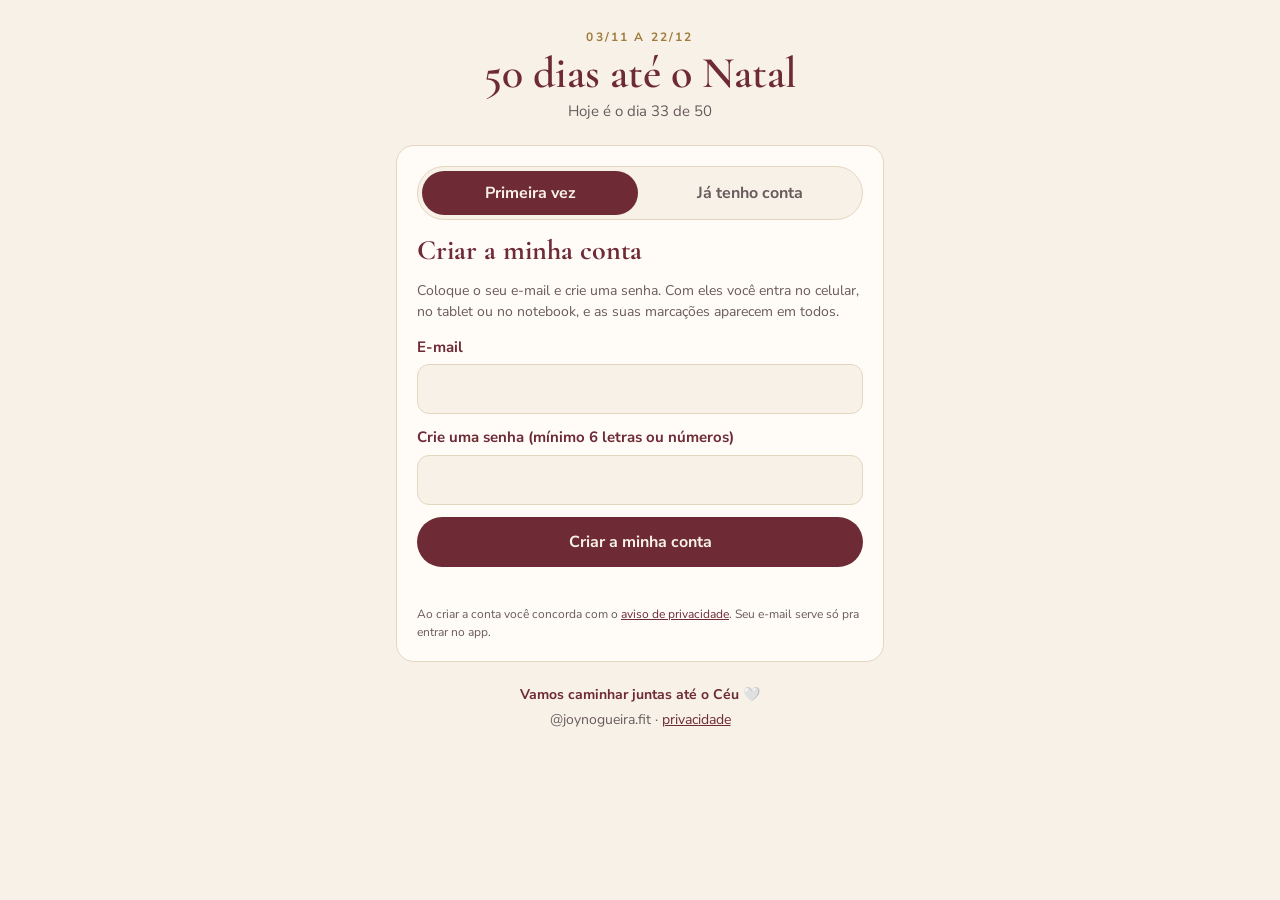
<file: index.html>
<!doctype html>
<html lang="pt-BR">
<head>
<meta charset="utf-8">
<meta name="viewport" content="width=device-width, initial-scale=1, viewport-fit=cover">
<title>50 dias até o Natal</title>
<meta name="theme-color" content="#6E2A35">
<meta name="apple-mobile-web-app-capable" content="yes">
<meta name="apple-mobile-web-app-title" content="50 dias">
<meta name="apple-mobile-web-app-status-bar-style" content="default">
<link rel="manifest" href="manifest.webmanifest">
<link rel="icon" href="icon-192.png">
<link rel="apple-touch-icon" href="icon-192.png">
<link rel="preconnect" href="https://fonts.googleapis.com">
<link rel="stylesheet" href="https://fonts.googleapis.com/css2?family=Cormorant+Garamond:wght@500;600;700&family=Nunito+Sans:wght@400;600;700&display=swap">
<link rel="stylesheet" href="style.css?v=7">
</head>
<body>
<div class="wrap">
  <header>
    <span class="eyebrow">03/11 a 22/12</span>
    <h1>50 dias até o Natal</h1>
    <span class="sub" id="countdown">Caminhando juntas até o nascimento de Jesus</span>
  </header>

  <!-- Entrar -->
  <section class="card" id="login" hidden>
    <div class="tabs" role="tablist">
      <button type="button" role="tab" id="tCriar" aria-selected="true">Primeira vez</button>
      <button type="button" role="tab" id="tEntrar" aria-selected="false">Já tenho conta</button>
    </div>
    <h2 id="lTitulo">Criar a minha conta</h2>
    <p class="hint" id="lHint">Coloque o seu e-mail e crie uma senha. Com eles você entra no celular, no tablet ou no notebook, e as suas marcações aparecem em todos.</p>
    <form id="fLogin" class="col">
      <div class="field"><label class="f" for="email">E-mail</label><input type="email" id="email" autocomplete="email" required></div>
      <div class="field"><label class="f" for="senha" id="lSenha">Crie uma senha (mínimo 6 letras ou números)</label><input type="password" id="senha" autocomplete="new-password" minlength="6" required></div>
      <button class="btn" type="submit" id="bEntrar">Criar a minha conta</button>
      <button class="link" type="button" id="bEsqueci" hidden>Esqueci a senha</button>
      <p class="aviso" id="loginMsg" aria-live="polite"></p>
      <p class="hint small">Ao criar a conta você concorda com o <a href="privacidade.html">aviso de privacidade</a>. Seu e-mail serve só pra entrar no app.</p>
    </form>
  </section>

  <div id="app" hidden>
    <!-- Hoje -->
    <section class="card" aria-labelledby="dtitle">
      <div class="today-top">
        <div>
          <div class="daynum" id="dnum">Dia 1 de 50</div>
          <h2 id="dtitle">Terça, 03/11</h2>
        </div>
        <div class="nav">
          <button id="prev" aria-label="Dia anterior">‹</button>
          <button id="hoje" class="small-pill">hoje</button>
          <button id="next" aria-label="Próximo dia">›</button>
        </div>
      </div>
      <p class="theme" id="dtheme"></p>
      <div class="foco" id="foco" hidden><span class="tag" id="focoTag"></span><p id="focoTxt"></p></div>
      <h3>Minha rotina base</h3>
      <div class="checks" id="checks"></div>
      <p class="msg" id="msg" aria-live="polite"></p>
      <div class="field"><label class="f" for="notaDia">Uma frase do meu dia</label>
        <textarea id="notaDia" data-scope="dia" placeholder="Uma graça, uma frase da homilia, algo que eu senti…"></textarea></div>
    </section>

    <!-- Novenas -->
    <section class="card" aria-labelledby="ntitle">
      <h2 id="ntitle">🙏 Novenas</h2>
      <p class="hint">Rezamos juntas dentro dos 50 dias. Quem quiser, reza com a gente.</p>
      <div class="novs" id="novs"></div>
      <div class="novread" id="novread" hidden></div>
    </section>

    <!-- Semana -->
    <section class="card" aria-labelledby="wtitle">
      <h2 id="wtitle">Semana 1</h2>
      <p class="hint" id="wsub"></p>
      <div class="goals" id="goals"></div>
      <div class="field"><label class="f" for="wq">Pergunta da semana</label>
        <p class="hint" id="wqTxt"></p><textarea id="wq" data-scope="sem" data-k="q"></textarea></div>
      <div class="field"><label class="f" for="wck">Check-in de sábado: minhas pequenas conquistas</label>
        <textarea id="wck" data-scope="sem" data-k="ck"></textarea></div>
    </section>

    <!-- Caminho -->
    <section class="card" aria-labelledby="ptitle">
      <h2 id="ptitle">Meu caminho até o Natal</h2>
      <div class="stats">
        <div><span class="n" id="sDias">0</span><span class="k">dias vividos</span></div>
        <div><span class="n" id="sDeus">0</span><span class="k">com Deus</span></div>
        <div><span class="n" id="sAgua">0</span><span class="k">de água</span></div>
        <div><span class="n" id="sMov">0</span><span class="k">de movimento</span></div>
      </div>
      <div class="path" id="path"></div>
      <div class="legend"><span class="l1">ainda não</span><span class="l2">um pouquinho</span><span class="l3">rotina completa</span></div>
    </section>

    <!-- Anotações -->
    <section class="card">
      <h2>💌 Minha cartinha</h2>
      <p class="hint">Escrita no dia 1. No dia 22/12 a gente lê de novo.</p>
      <div class="field"><label class="f" for="c1">Como eu estou chegando nesses 50 dias</label><textarea id="c1" data-scope="geral"></textarea></div>
      <div class="field"><label class="f" for="c2">O que eu deixei de lado e quero trazer de volta</label><textarea id="c2" data-scope="geral"></textarea></div>
      <div class="field"><label class="f" for="c3">Como eu quero estar no dia 22/12</label><textarea id="c3" data-scope="geral"></textarea></div>
    </section>

    <section class="card">
      <h2>📖 Aquilo que eu venho adiando</h2>
      <div class="field"><label class="f" for="a1">O que eu vou começar nesses 50 dias</label><input type="text" id="a1" data-scope="geral" placeholder="Ex.: ler um livro, crochê, estudar inglês"></div>
      <div class="field"><label class="f" for="a2">O meu primeiro passo (bem pequeno)</label><input type="text" id="a2" data-scope="geral" placeholder="Ex.: 10 páginas no sábado"></div>
    </section>

    <section class="card">
      <h2>🎄 Encerramento</h2>
      <div class="field"><label class="f" for="e1">O que mudou em mim</label><textarea id="e1" data-scope="geral"></textarea></div>
      <div class="field"><label class="f" for="e2">O hábito que eu levo comigo</label><textarea id="e2" data-scope="geral"></textarea></div>
    </section>

    <section class="card">
      <h2>✨ Meus planos pra 2027</h2>
      <div class="field"><label class="f" for="p1">Com Deus</label><textarea id="p1" data-scope="geral"></textarea></div>
      <div class="field"><label class="f" for="p2">Comigo</label><textarea id="p2" data-scope="geral"></textarea></div>
      <div class="field"><label class="f" for="p3">Com quem eu amo</label><textarea id="p3" data-scope="geral"></textarea></div>
    </section>

    <section class="card install" id="install">
      <h2>📲 Coloque na tela inicial</h2>
      <p class="hint"><b>iPhone:</b> no Safari, toque em Compartilhar (o quadradinho com a setinha) e depois em “Adicionar à Tela de Início”.</p>
      <p class="hint"><b>Android:</b> no Chrome, toque nos três pontinhos e depois em “Adicionar à tela inicial” ou “Instalar app”.</p>
    </section>

    <p class="sync" id="sync" aria-live="polite"></p>
    <button class="link" id="sair">Sair da conta (<span id="quem"></span>)</button>
  </div>

  <footer>
    <b>Vamos caminhar juntas até o Céu 🤍</b>
    <span>@joynogueira.fit · <a href="privacidade.html">privacidade</a></span>
  </footer>
</div>

<script src="supabase.js?v=7"></script>
<script src="config.js?v=7"></script>
<script src="dados.js?v=7"></script>
<script src="novenas.js?v=7"></script>
<script src="app.js?v=8"></script>
</body>
</html>
</file>
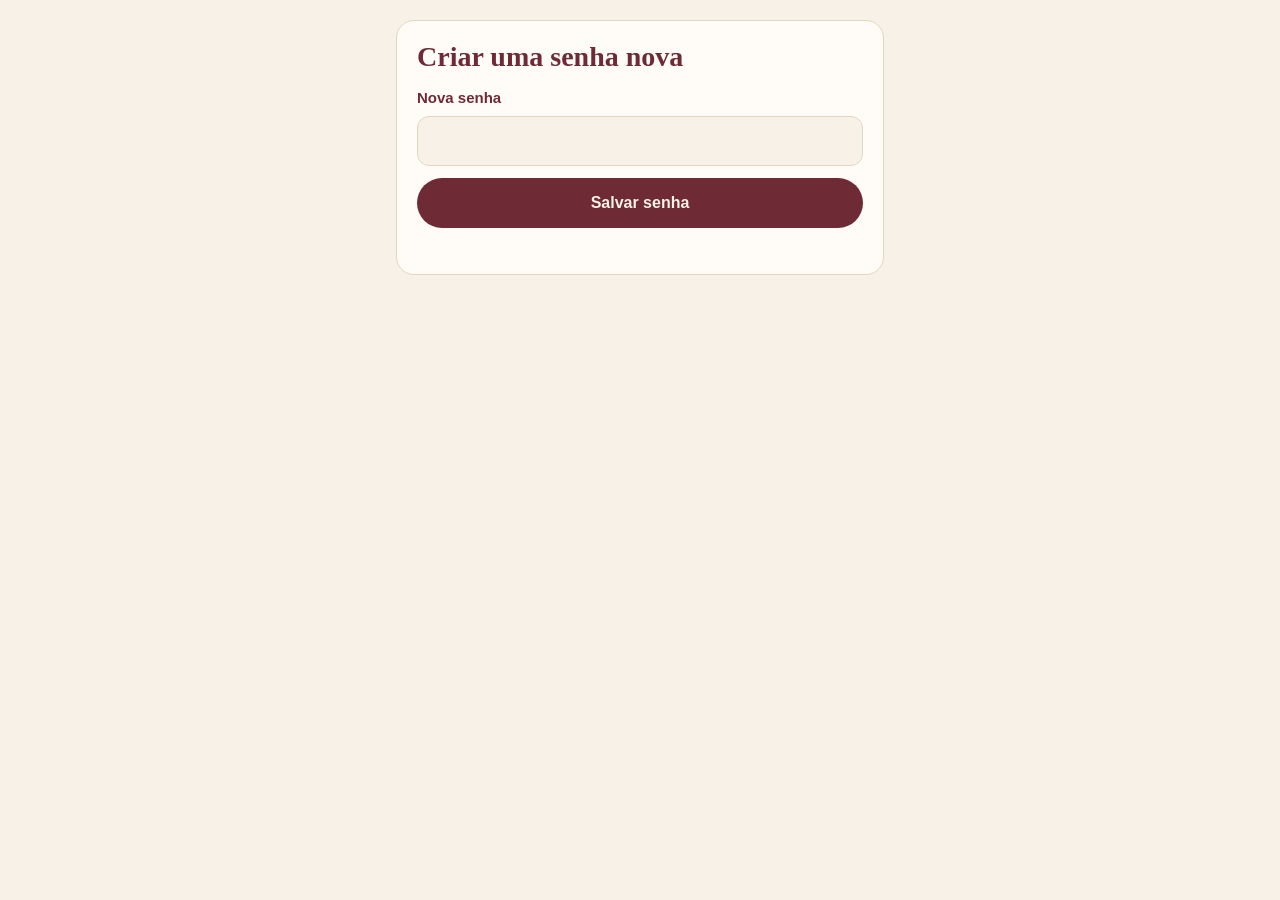
<file: nova-senha.html>
<!doctype html>
<html lang="pt-BR"><head><meta charset="utf-8"><meta name="viewport" content="width=device-width, initial-scale=1">
<title>Nova senha · 50 dias até o Natal</title><link rel="stylesheet" href="style.css?v=4"></head>
<body><div class="wrap"><section class="card">
<h2>Criar uma senha nova</h2>
<form id="f" class="col">
<div class="field"><label class="f" for="s">Nova senha</label><input type="password" id="s" minlength="6" autocomplete="new-password" required></div>
<button class="btn" type="submit">Salvar senha</button><p class="aviso" id="m" aria-live="polite"></p>
</form></section></div>
<script src="supabase.js?v=4"></script>
<script src="config.js?v=4"></script>
<script>
var c = window.PLANNER_CONFIG, sb = window.supabase.createClient(c.url, c.anonKey);
document.getElementById('f').addEventListener('submit', function(e){
  e.preventDefault(); var m = document.getElementById('m'); m.textContent = 'Salvando…';
  sb.auth.updateUser({password: document.getElementById('s').value}).then(function(r){
    if (r.error) m.textContent = 'O link venceu ou já foi usado. Peça outro em “Esqueci a senha”.';
    else { m.textContent = 'Senha nova salva! Abrindo o app…'; setTimeout(function(){ location.href = './'; }, 1200); }
  });
});
</script></body></html>
</file>
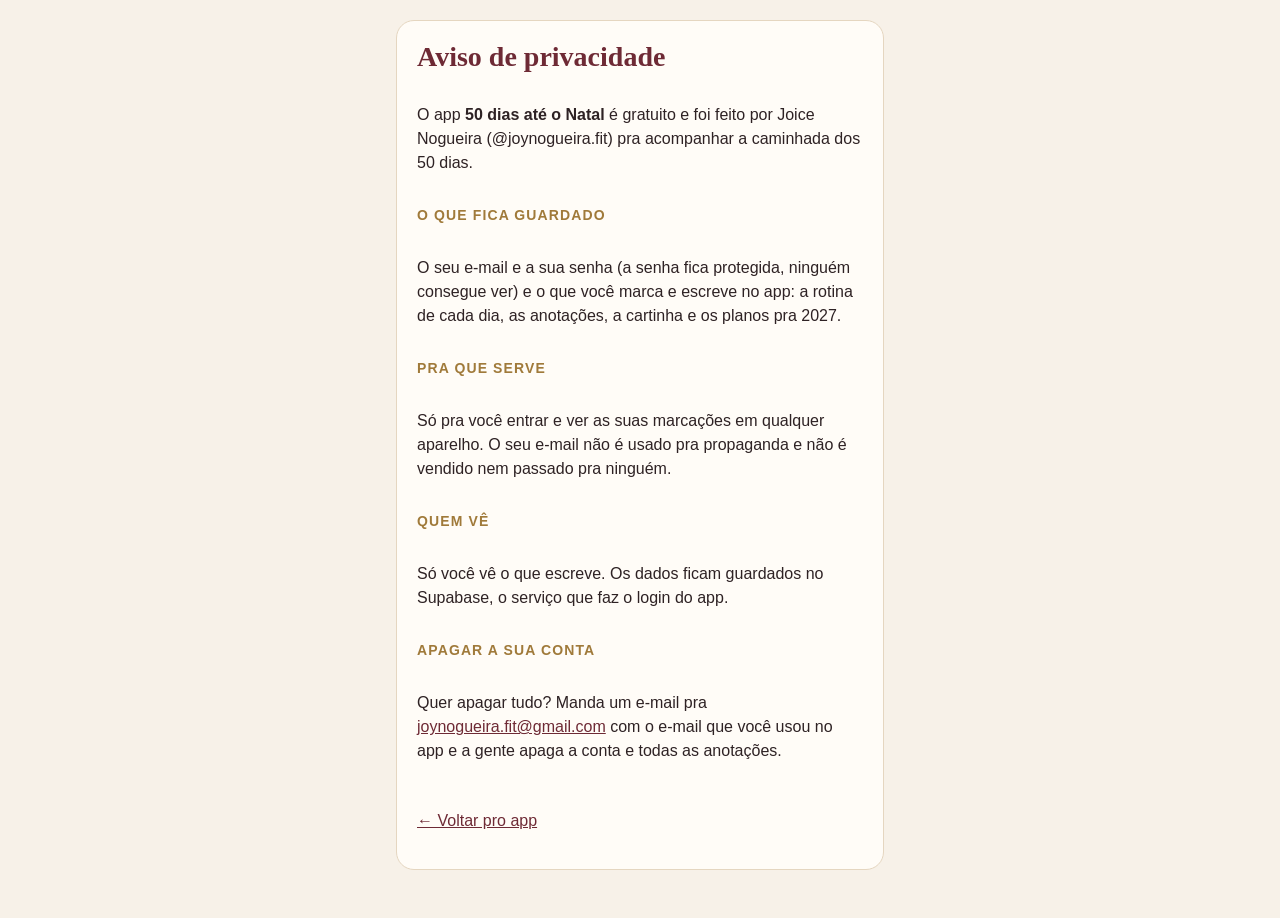
<file: privacidade.html>
<!doctype html>
<html lang="pt-BR"><head><meta charset="utf-8"><meta name="viewport" content="width=device-width, initial-scale=1">
<title>Privacidade · 50 dias até o Natal</title><link rel="stylesheet" href="style.css"></head>
<body><div class="wrap"><section class="card">
<h2>Aviso de privacidade</h2>
<p>O app <b>50 dias até o Natal</b> é gratuito e foi feito por Joice Nogueira (@joynogueira.fit) pra acompanhar a caminhada dos 50 dias.</p>
<h3>O que fica guardado</h3>
<p>O seu e-mail e a sua senha (a senha fica protegida, ninguém consegue ver) e o que você marca e escreve no app: a rotina de cada dia, as anotações, a cartinha e os planos pra 2027.</p>
<h3>Pra que serve</h3>
<p>Só pra você entrar e ver as suas marcações em qualquer aparelho. O seu e-mail não é usado pra propaganda e não é vendido nem passado pra ninguém.</p>
<h3>Quem vê</h3>
<p>Só você vê o que escreve. Os dados ficam guardados no Supabase, o serviço que faz o login do app.</p>
<h3>Apagar a sua conta</h3>
<p>Quer apagar tudo? Manda um e-mail pra <a href="mailto:joynogueira.fit@gmail.com">joynogueira.fit@gmail.com</a> com o e-mail que você usou no app e a gente apaga a conta e todas as anotações.</p>
<p><a href="./">← Voltar pro app</a></p>
</section></div></body></html>
</file>
<file: style.css>
:root{
  --bg:#F7F1E8; --card:#FFFCF7; --line:#E5D6C0; --fg:#2E2224; --muted:#6A5A5C;
  --wine:#6E2A35; --gold:#A07A3A; --gold-soft:#E2C98F; --on-wine:#F7F1E8;
  --display:'Cormorant Garamond', Georgia, serif; --body:'Nunito Sans', 'Segoe UI', Arial, sans-serif;
}
@media (prefers-color-scheme: dark){:root{
  --bg:#1E1517; --card:#2A1E21; --line:#46353A; --fg:#F2E8DC; --muted:#C2B0A8;
  --wine:#D9919C; --gold:#E2C98F; --gold-soft:#6E5530; --on-wine:#1E1517; color-scheme:dark}}
*{box-sizing:border-box}
html,body{margin:0}
body{background:var(--bg);color:var(--fg);font-family:var(--body);font-size:16px;line-height:1.5;-webkit-text-size-adjust:100%}
a{color:var(--wine)}
[hidden]{display:none!important}
.wrap{max-width:520px;margin:0 auto;padding-block:max(20px, env(safe-area-inset-top)) 48px;padding-inline:max(16px, env(safe-area-inset-left));display:flex;flex-direction:column;gap:22px}
#app{display:flex;flex-direction:column;gap:22px}
header{text-align:center;display:flex;flex-direction:column;gap:4px;padding-top:8px}
.eyebrow{font-size:12px;letter-spacing:.18em;text-transform:uppercase;color:var(--gold);font-weight:700}
h1{font-family:var(--display);font-weight:600;font-size:44px;line-height:1.05;color:var(--wine);margin:0}
h2{font-family:var(--display);font-weight:700;font-size:28px;line-height:1.15;color:var(--wine);margin:0}
h3{margin:0;font-size:14px;letter-spacing:.08em;text-transform:uppercase;color:var(--gold)}
.sub{color:var(--muted);font-size:15px}
.card{background:var(--card);border:1px solid var(--line);border-radius:18px;padding:20px;display:flex;flex-direction:column;gap:14px}
.col{display:flex;flex-direction:column;gap:12px}
.today-top{display:flex;justify-content:space-between;align-items:center;gap:12px;flex-wrap:wrap}
.daynum{font-family:var(--display);font-size:22px;color:var(--gold);font-weight:700}
.theme{font-style:italic;color:var(--muted);font-size:15px;margin:0}
.nav{display:flex;gap:6px;align-items:center}
.nav button{border:1px solid var(--line);background:transparent;color:var(--wine);border-radius:999px;min-width:38px;height:38px;font-size:18px;cursor:pointer;font-family:var(--body)}
.nav .small-pill{font-size:13px;padding:0 10px}
.nav button:disabled{opacity:.35;cursor:default}
.foco{background:var(--bg);border-left:4px solid var(--gold);border-radius:10px;padding:12px 14px}
.foco p{margin:6px 0 0}
.tag{display:inline-block;font-size:12px;font-weight:700;color:var(--on-wine);background:var(--wine);border-radius:999px;padding:1px 10px}
.checks{display:flex;flex-direction:column;gap:10px}
.check{display:flex;align-items:center;gap:14px;padding:12px 14px;border:1px solid var(--line);border-radius:14px;cursor:pointer;background:var(--bg);text-align:left;color:var(--fg);font:inherit;width:100%}
.check .em{font-size:24px;width:30px;text-align:center}
.check .t{display:flex;flex-direction:column;min-width:0;flex:1}
.check b{color:var(--wine);font-size:16px}
.check small{color:var(--muted);font-size:13px}
.check .box{width:28px;height:28px;border-radius:50%;border:2px solid var(--gold);flex:none;display:grid;place-items:center;color:var(--on-wine);font-weight:700}
.check[aria-pressed="true"]{border-color:var(--gold)}
.check[aria-pressed="true"] .box{background:var(--wine);border-color:var(--wine)}
.check[aria-pressed="true"] .box::after{content:"✓"}
button:focus-visible,textarea:focus-visible,input:focus-visible{outline:3px solid var(--gold);outline-offset:2px}
.msg{font-family:var(--display);font-size:20px;color:var(--wine);text-align:center;margin:0;min-height:1.4em}
.goals{display:grid;grid-template-columns:1fr 1fr;gap:10px}
.goal{background:var(--bg);border:1px solid var(--line);border-radius:12px;padding:10px 12px}
.goal b{display:block;font-family:var(--display);font-size:26px;color:var(--wine);line-height:1}
.goal span{font-size:13px;color:var(--muted)}
.goal.ok{border-color:var(--gold)}
.path{display:grid;grid-template-columns:repeat(10,1fr);gap:6px}
.dot{aspect-ratio:1;border-radius:50%;border:1.5px solid var(--gold-soft);background:transparent;color:var(--muted);font-size:11px;cursor:pointer;padding:0;display:grid;place-items:center;font-family:var(--body)}
.dot.part{background:color-mix(in srgb, var(--gold) 30%, transparent);border-color:var(--gold);color:var(--fg)}
.dot.full{background:var(--wine);border-color:var(--wine);color:var(--on-wine);font-weight:700}
.dot.sel{outline:2px solid var(--gold);outline-offset:2px}
.dot.future{opacity:.55}
.legend{display:flex;gap:14px;flex-wrap:wrap;font-size:13px;color:var(--muted)}
.legend span::before{content:"";display:inline-block;width:11px;height:11px;border-radius:50%;margin-right:6px;vertical-align:-1px;border:1.5px solid var(--gold)}
.legend .l2::before{background:color-mix(in srgb, var(--gold) 30%, transparent)}
.legend .l3::before{background:var(--wine);border-color:var(--wine)}
.stats{display:grid;grid-template-columns:repeat(4,1fr);gap:8px;text-align:center}
.stats div{display:flex;flex-direction:column;gap:2px}
.stats .n{font-family:var(--display);font-size:28px;font-weight:700;color:var(--wine);line-height:1}
.stats .k{font-size:12px;color:var(--muted)}
label.f{font-weight:700;color:var(--wine);font-size:15px}
textarea,input[type=text],input[type=email],input[type=password]{width:100%;border:1px solid var(--line);border-radius:12px;background:var(--bg);color:var(--fg);font:inherit;font-size:16px;padding:12px;resize:vertical}
textarea{min-height:88px}
.field{display:flex;flex-direction:column;gap:6px}
.hint{font-size:14px;color:var(--muted);margin:0}
.small{font-size:12px}
.btn{background:var(--wine);color:var(--on-wine);border:0;border-radius:999px;padding:13px 18px;font:inherit;font-weight:700;cursor:pointer}
.btn:disabled{opacity:.6}
.link{background:none;border:0;color:var(--wine);font:inherit;font-size:14px;text-decoration:underline;cursor:pointer;padding:4px;align-self:center}
.aviso{margin:0;color:var(--wine);font-size:14px;text-align:center;min-height:1em}
.sync{text-align:center;font-size:13px;color:var(--muted);margin:0;min-height:1em}
footer{text-align:center;color:var(--muted);font-size:14px;display:flex;flex-direction:column;gap:4px}
footer b{color:var(--wine)}
@media (display-mode: standalone){.install{display:none}}
@media (prefers-reduced-motion:no-preference){.check .box,.dot{transition:background .2s,border-color .2s}}
.tabs{display:grid;grid-template-columns:1fr 1fr;background:var(--bg);border:1px solid var(--line);border-radius:999px;padding:4px;gap:4px}
.tabs button{border:0;background:transparent;border-radius:999px;padding:10px;font:inherit;font-weight:700;color:var(--muted);cursor:pointer}
.tabs button[aria-selected="true"]{background:var(--wine);color:var(--on-wine)}

.novs{display:flex;flex-direction:column;gap:10px}
.nov{display:flex;align-items:center;gap:14px;padding:12px 14px;border:1px solid var(--line);border-radius:14px;background:var(--bg);text-align:left;color:var(--fg);font:inherit;width:100%;cursor:pointer}
.nov .em{font-size:24px;width:30px;text-align:center}
.nov .t{display:flex;flex-direction:column;min-width:0;flex:1}
.nov b{color:var(--wine);font-size:16px;line-height:1.3}
.nov small{color:var(--muted);font-size:13px}
.nov .st{flex:none;font-size:12px;font-weight:700;border-radius:999px;padding:3px 10px;background:var(--wine);color:var(--on-wine);white-space:nowrap}
.nov.lock{cursor:default}
.nov.lock .st{background:transparent;color:var(--gold);border:1.5px solid var(--gold)}
.nov[aria-expanded="true"]{border-color:var(--gold)}
.novread{border-top:1px solid var(--line);padding-top:14px;display:flex;flex-direction:column;gap:12px}
.ndays{display:grid;grid-template-columns:repeat(9,1fr);gap:5px}
.ndays button{aspect-ratio:1;border-radius:50%;border:1.5px solid var(--gold-soft);background:transparent;color:var(--muted);font:inherit;font-size:13px;cursor:pointer;padding:0}
.ndays button.done{background:var(--wine);border-color:var(--wine);color:var(--on-wine);font-weight:700}
.ndays button.sel{outline:2px solid var(--gold);outline-offset:2px}
.ndays button:disabled{opacity:.35;cursor:default}
.oracao h4{margin:0 0 4px;font-size:13px;letter-spacing:.08em;text-transform:uppercase;color:var(--gold)}
.oracao p{margin:0 0 8px}
.oracao.destaque{background:var(--bg);border-left:4px solid var(--gold);border-radius:10px;padding:12px 14px}
.nfonte{font-size:12px;color:var(--muted);margin:0}
</file>
